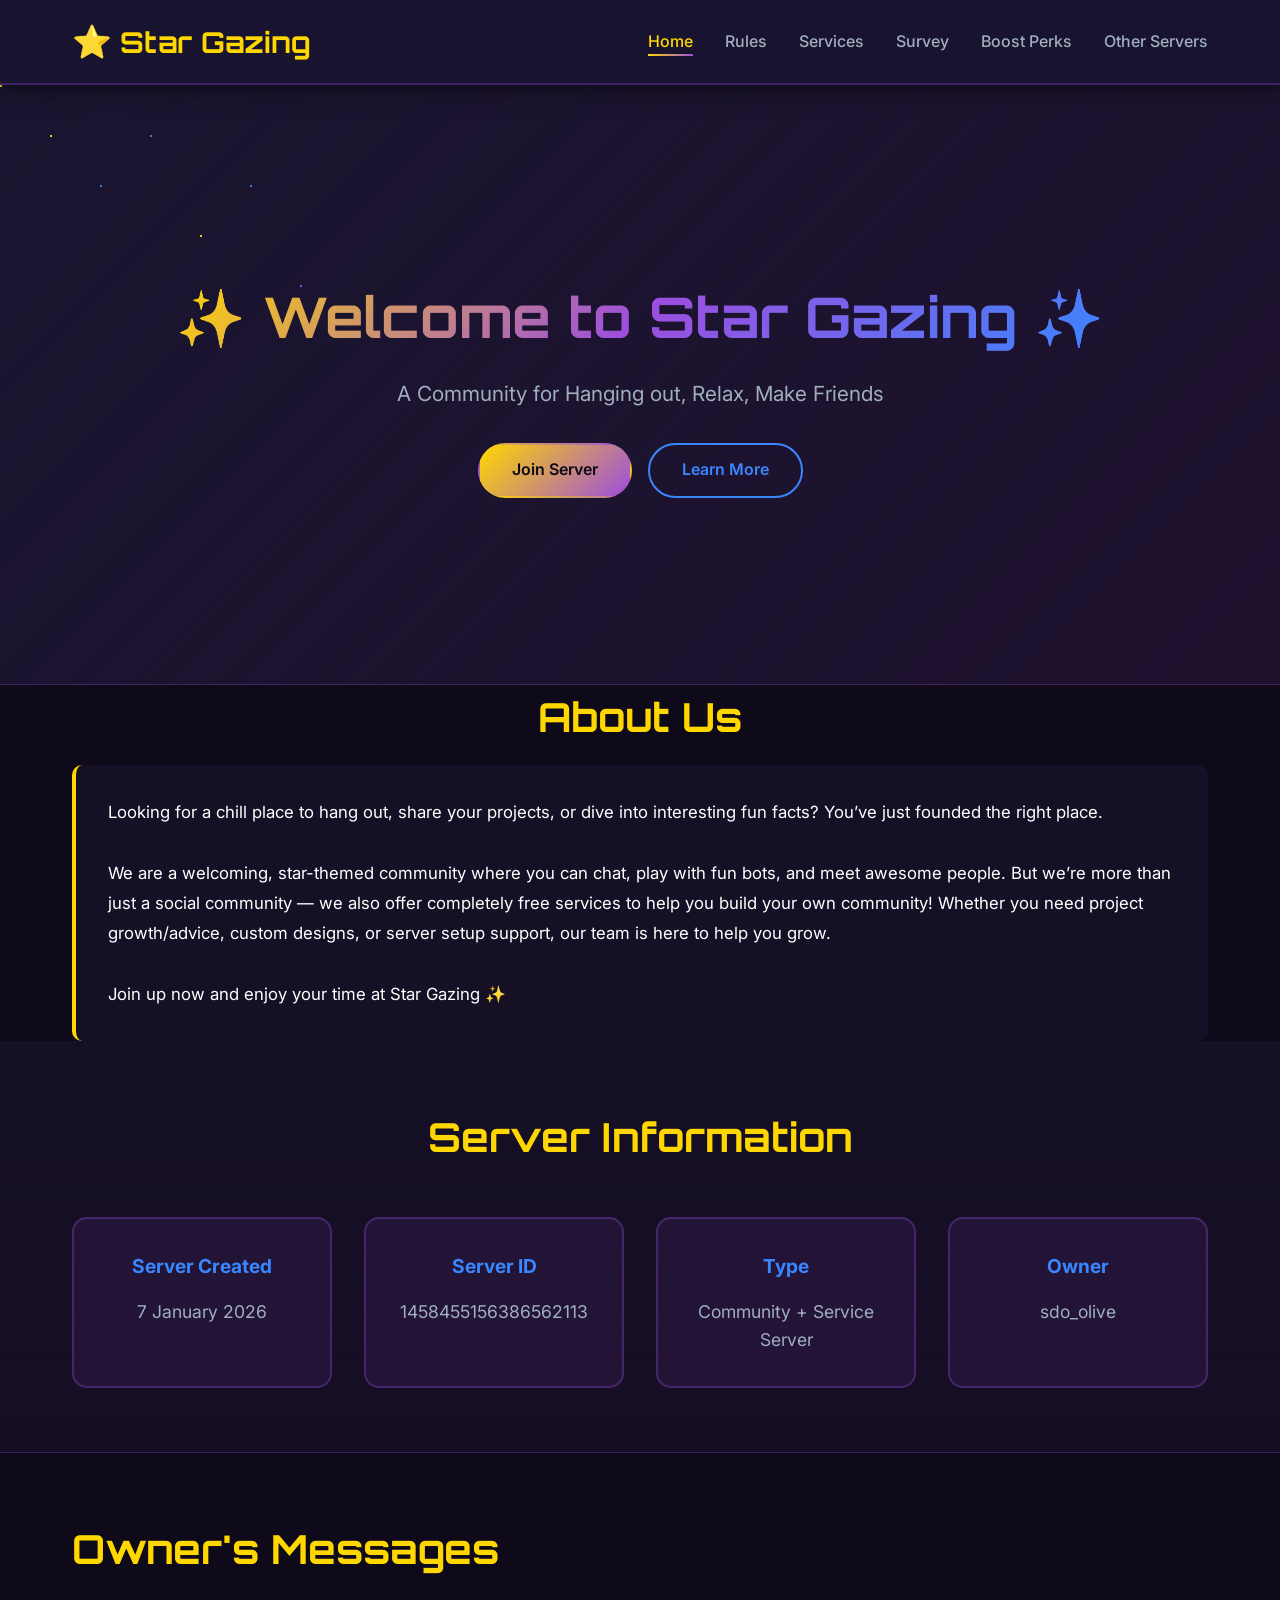
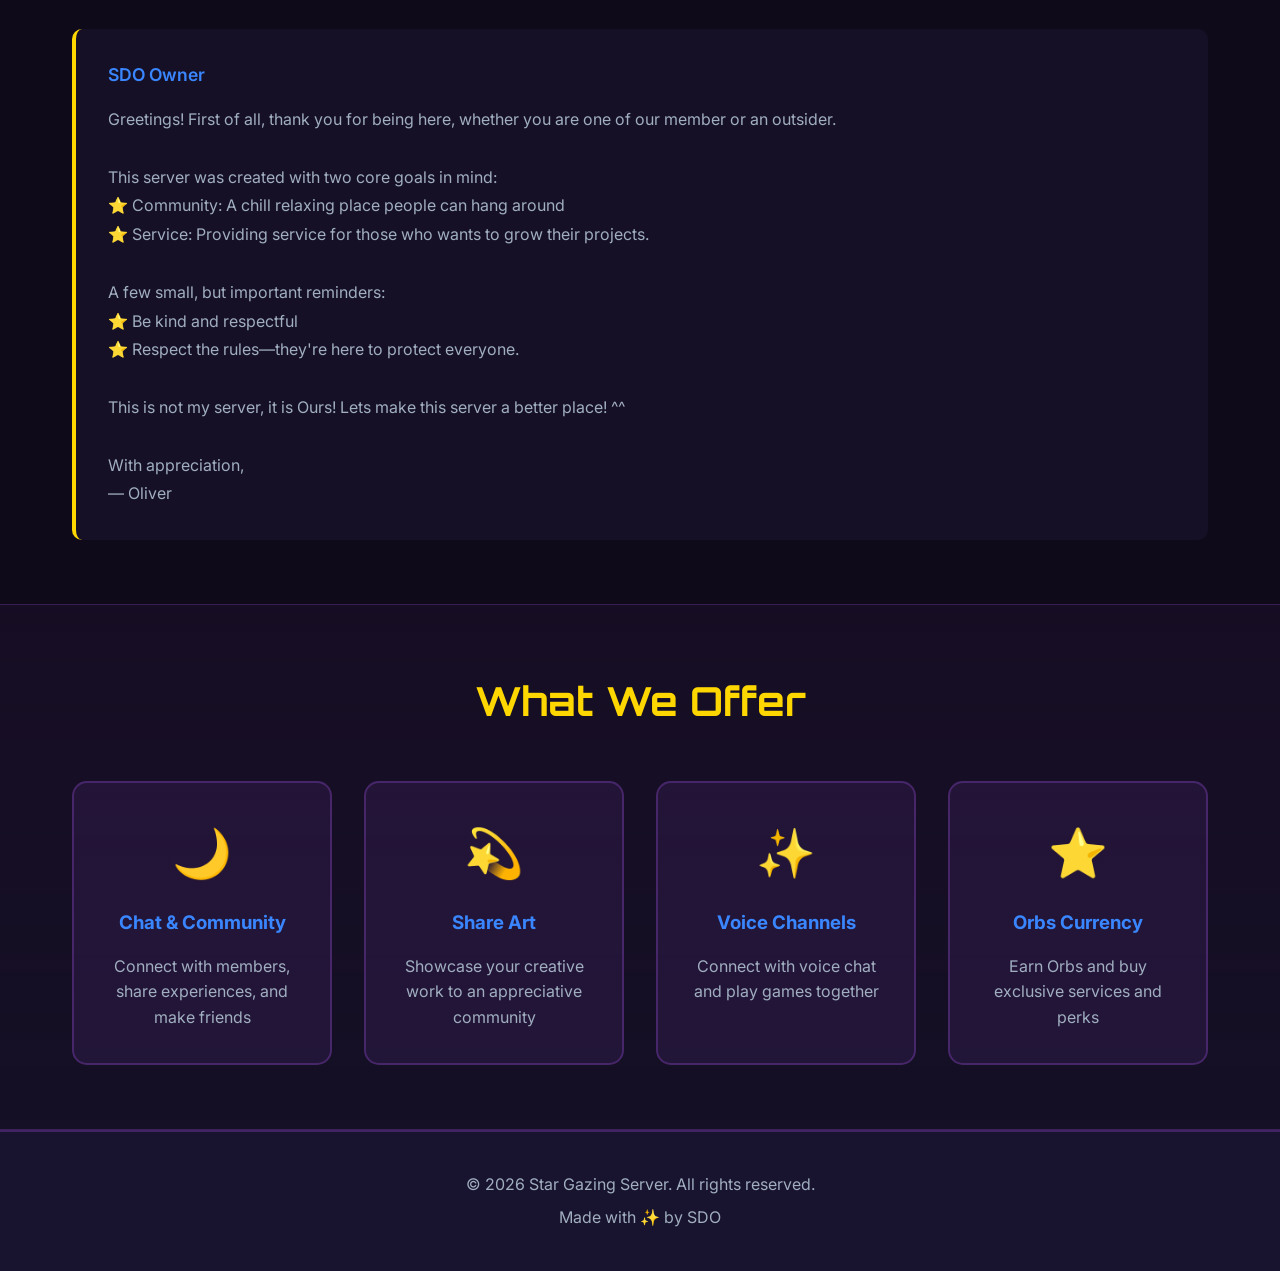
<file: index.html>
<!DOCTYPE html>
<html lang="en">
<head>
    <meta charset="UTF-8">
    <meta name="viewport" content="width=device-width, initial-scale=1.0">
    <title>Star Gazing - Discord Community</title>
    <link rel="stylesheet" href="styles.css">
    <link rel="preconnect" href="https://fonts.googleapis.com">
    <link rel="preconnect" href="https://fonts.gstatic.com" crossorigin>
    <link href="https://fonts.googleapis.com/css2?family=Orbitron:wght@400;700;900&family=Inter:wght@300;400;600;700&display=swap" rel="stylesheet">
</head>
<body>
    <!-- Navigation -->
    <nav class="navbar">
        <div class="nav-container">
            <div class="nav-logo">
                <span class="star-icon">⭐</span> Star Gazing
            </div>
            <ul class="nav-menu">
                <li><a href="index.html" class="active">Home</a></li>
                <li><a href="rules.html">Rules</a></li>
                <li><a href="services.html">Services</a></li>
                <li><a href="survey.html">Survey</a></li>
                <li><a href="perks.html">Boost Perks</a></li>
                <li><a href="servers.html">Other Servers</a></li>
            </ul>
        </div>
    </nav>

    <!-- Hero Section -->
    <section class="hero">
        <div class="stars"></div>
        <div class="hero-content">
            <h1>✨ Welcome to Star Gazing ✨</h1>
            <p>A Community for Hanging out, Relax, Make Friends</p>
            <div class="hero-buttons">
                <a href="https://discord.gg/6pRmyX9h2T" class="btn btn-primary" target="_blank">Join Server</a>
                <a href="#owner-messages" class="btn btn-secondary">Learn More</a>
            </div>
        </div>
    </section>

    <!-- About Us (embed style like owner message) -->
    <section class="about-section">
        <div class="container">
            <h2>About Us</h2>
            <div class="message-card">
                <div class="message-content">
Looking for a chill place to hang out, share your projects, or dive into interesting fun facts? You’ve just founded the right place.<br><br>
We are a welcoming, star-themed community where you can chat, play with fun bots, and meet awesome people. But we’re more than just a social community — we also offer completely free services to help you build your own community! Whether you need project growth/advice, custom designs, or server setup support, our team is here to help you grow.<br><br>
Join up now and enjoy your time at Star Gazing ✨
                </div>
            </div>
        </div>
    </section>

    <!-- Server Info -->
    <section class="server-info">
        <div class="container">
            <h2>Server Information</h2>
            <div class="info-grid">
                <div class="info-card">
                    <h3>Server Created</h3>
                    <p>7 January 2026</p>
                </div>
                <div class="info-card">
                    <h3>Server ID</h3>
                    <p>1458455156386562113</p>
                </div>
                <div class="info-card">
                    <h3>Type</h3>
                    <p>Community + Service Server</p>
                </div>
                <div class="info-card">
                    <h3>Owner</h3>
                    <p>sdo_olive</p>
                </div>
            </div>
        </div>
    </section>

    <!-- Owner Messages -->
    <section class="owner-messages" id="owner-messages">
        <div class="container">
            <h2>Owner's Messages</h2>
            <div class="messages-grid" id="messagesContainer"></div>
        </div>
    </section>

    <!-- Features -->
    <section class="features">
        <div class="container">
            <h2>What We Offer</h2>
            <div class="features-grid">
                <div class="feature-card">
                    <span class="feature-icon">🌙</span>
                    <h3>Chat & Community</h3>
                    <p>Connect with members, share experiences, and make friends</p>
                </div>
                <div class="feature-card">
                    <span class="feature-icon">💫</span>
                    <h3>Share Art</h3>
                    <p>Showcase your creative work to an appreciative community</p>
                </div>
                <div class="feature-card">
                    <span class="feature-icon">✨</span>
                    <h3>Voice Channels</h3>
                    <p>Connect with voice chat and play games together</p>
                </div>
                <div class="feature-card">
                    <span class="feature-icon">⭐</span>
                    <h3>Orbs Currency</h3>
                    <p>Earn Orbs and buy exclusive services and perks</p>
                </div>
            </div>
        </div>
    </section>

    <!-- Footer -->
    <footer class="footer">
        <div class="container">
            <p>&copy; 2026 Star Gazing Server. All rights reserved.</p>
            <p>Made with ✨ by SDO</p>
        </div>
    </footer>

    <script src="script.js"></script>
</body>
</html>
</file>
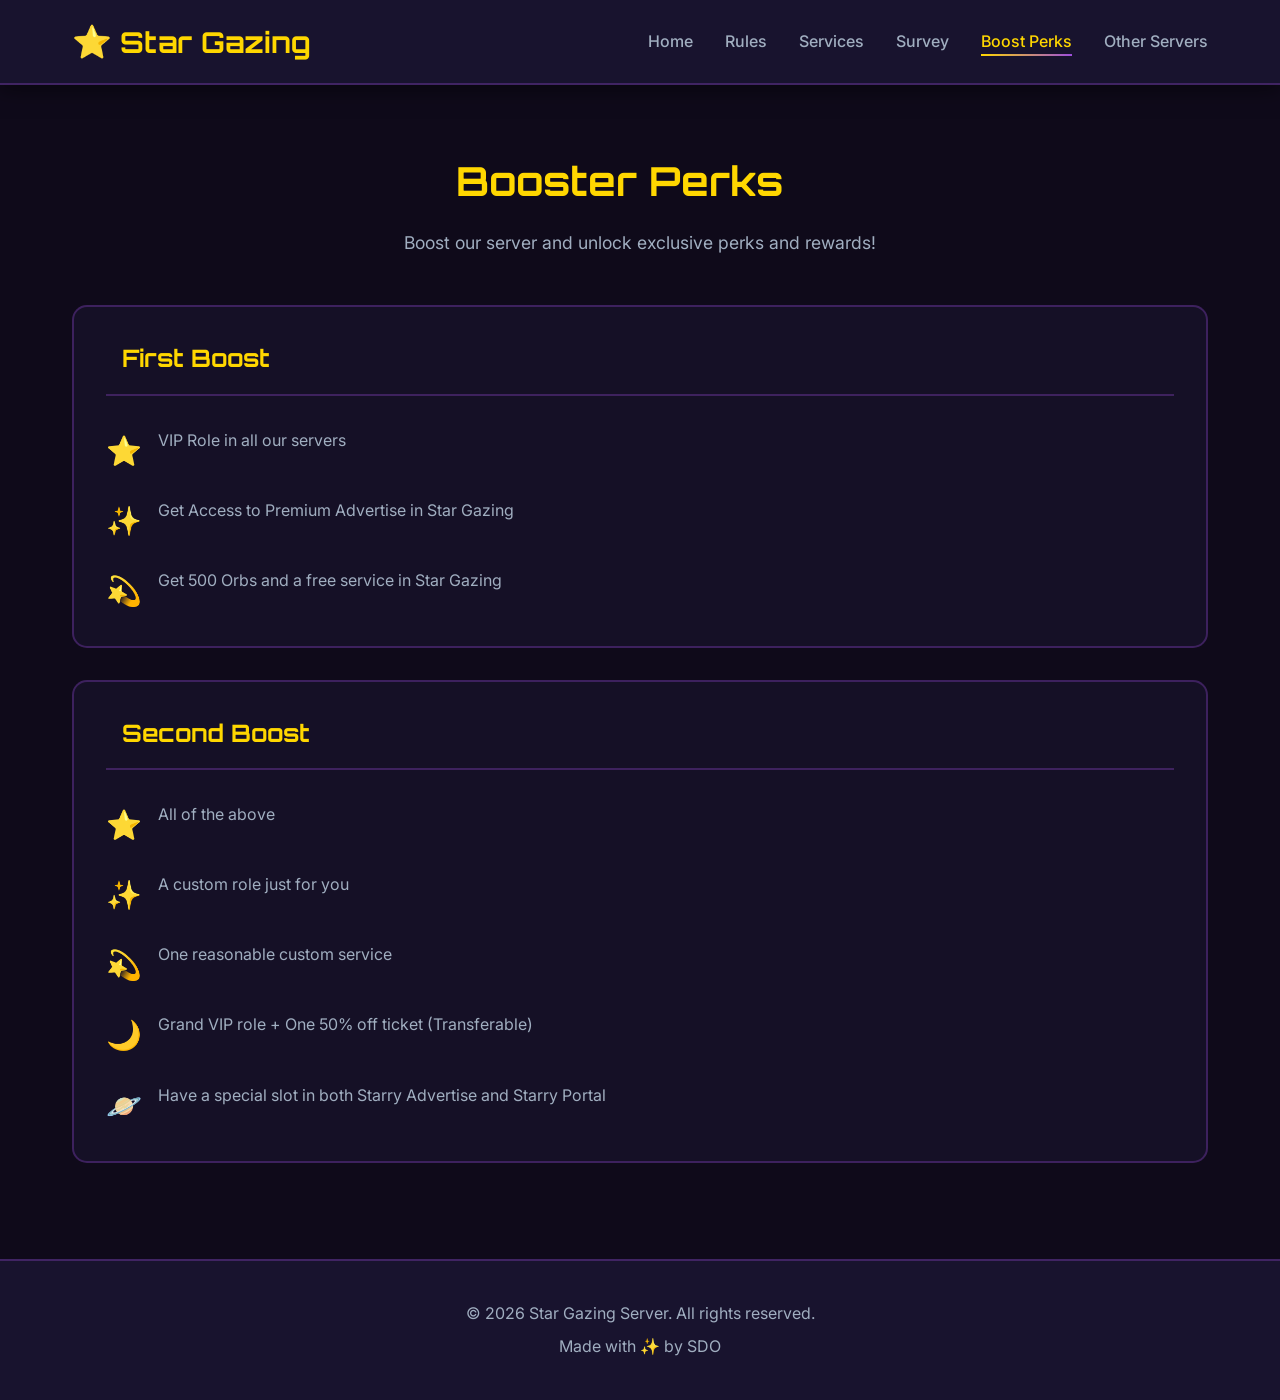
<file: perks.html>
<!DOCTYPE html>
<html lang="en">
<head>
    <meta charset="UTF-8">
    <meta name="viewport" content="width=device-width, initial-scale=1.0">
    <title>Boost Perks - Star Gazing</title>
    <link rel="stylesheet" href="styles.css">
    <link rel="preconnect" href="https://fonts.googleapis.com">
    <link rel="preconnect" href="https://fonts.gstatic.com" crossorigin>
    <link href="https://fonts.googleapis.com/css2?family=Orbitron:wght@400;700;900&family=Inter:wght@300;400;600;700&display=swap" rel="stylesheet">
</head>
<body>
    <!-- Navigation -->
    <nav class="navbar">
        <div class="nav-container">
            <div class="nav-logo">
                <span class="star-icon">⭐</span> Star Gazing
            </div>
            <ul class="nav-menu">
                <li><a href="index.html">Home</a></li>
                <li><a href="rules.html">Rules</a></li>
                <li><a href="services.html">Services</a></li>
                <li><a href="survey.html">Survey</a></li>
                <li><a href="perks.html" class="active">Boost Perks</a></li>
                <li><a href="servers.html">Other Servers</a></li>
            </ul>
        </div>
    </nav>

    <!-- Perks Section -->
    <section class="perks-section">
        <div class="container">
            <h1>‎ ‎ ‎ ‎  ‎ ‎ ‎ ‎  ‎ ‎ ‎ ‎  ‎ ‎ ‎ ‎ ‎ ‎  ‎ ‎ ‎ ‎  ‎ ‎ ‎ ‎  ‎‎ ‎ ‎ ‎ ‎ ‎ ‎Booster Perks</h1>
            <p class="perks-intro">Boost our server and unlock exclusive perks and rewards!</p>

            <!-- First Boost -->
            <div class="perk-tier">
                <div class="tier-header">
                    <span class="tier-icon"></span>
                    <h2>First Boost</h2>
                </div>
                <div class="tier-perks">
                    <div class="perk-item">
                        <span class="perk-icon">⭐</span>
                        <p>VIP Role in all our servers</p>
                    </div>
                    <div class="perk-item">
                        <span class="perk-icon">✨</span>
                        <p>Get Access to Premium Advertise in Star Gazing</p>
                    </div>
                    <div class="perk-item">
                        <span class="perk-icon">💫</span>
                        <p>Get 500 Orbs and a free service in Star Gazing</p>
                    </div>
                </div>
            </div>

            <!-- Second Boost -->
            <div class="perk-tier">
                <div class="tier-header">
                    <span class="tier-icon"></span>
                    <h2>Second Boost</h2>
                </div>
                <div class="tier-perks">
                    <div class="perk-item">
                        <span class="perk-icon">⭐</span>
                        <p>All of the above</p>
                    </div>
                    <div class="perk-item">
                        <span class="perk-icon">✨</span>
                        <p>A custom role just for you</p>
                    </div>
                    <div class="perk-item">
                        <span class="perk-icon">💫</span>
                        <p>One reasonable custom service</p>
                    </div>
                    <div class="perk-item">
                        <span class="perk-icon">🌙</span>
                        <p>Grand VIP role + One 50% off ticket (Transferable)</p>
                    </div>
                    <div class="perk-item">
                        <span class="perk-icon">🪐</span>
                        <p>Have a special slot in both Starry Advertise and Starry Portal</p>
                    </div>
                </div>
            </div>
        </div>
    </section>

    <!-- Footer -->
    <footer class="footer">
        <div class="container">
            <p>&copy; 2026 Star Gazing Server. All rights reserved.</p>
            <p>Made with ✨ by SDO</p>
        </div>
    </footer>

    <script src="script.js"></script>
</body>
</html>
</file>
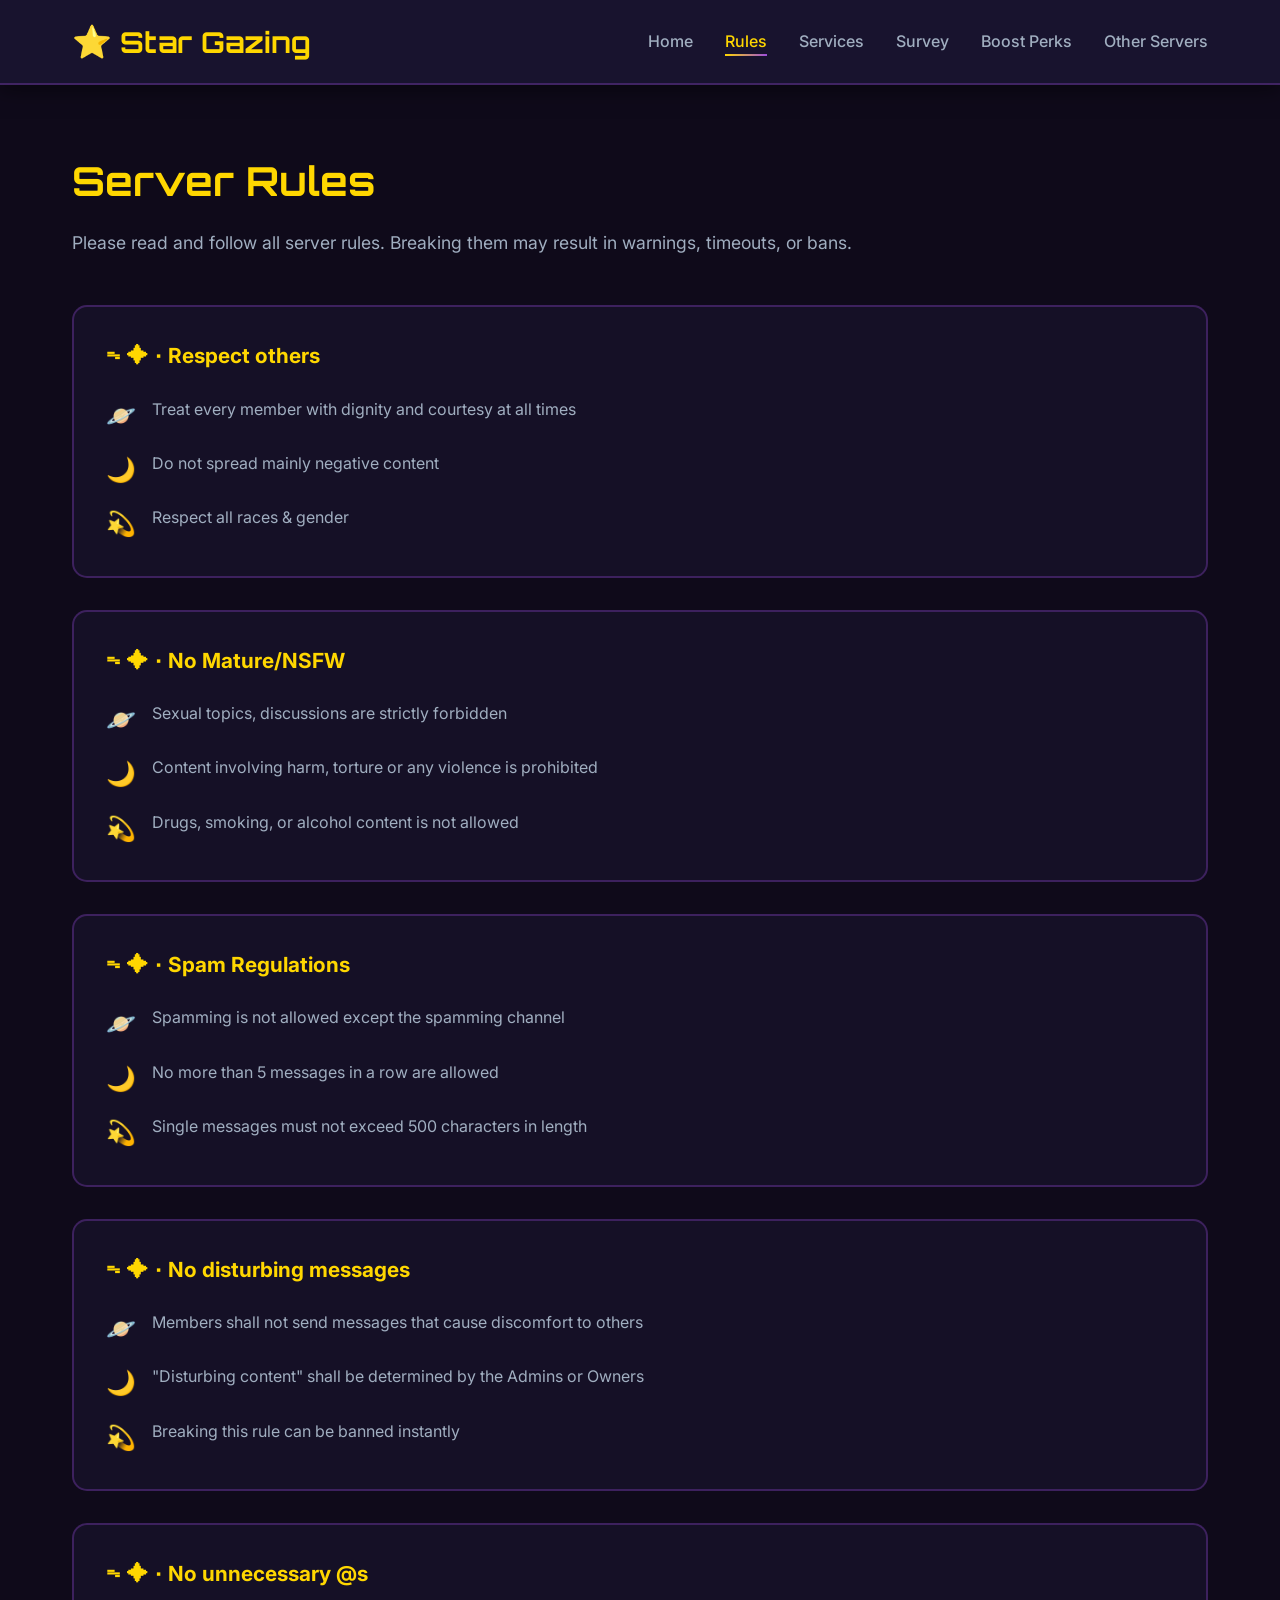
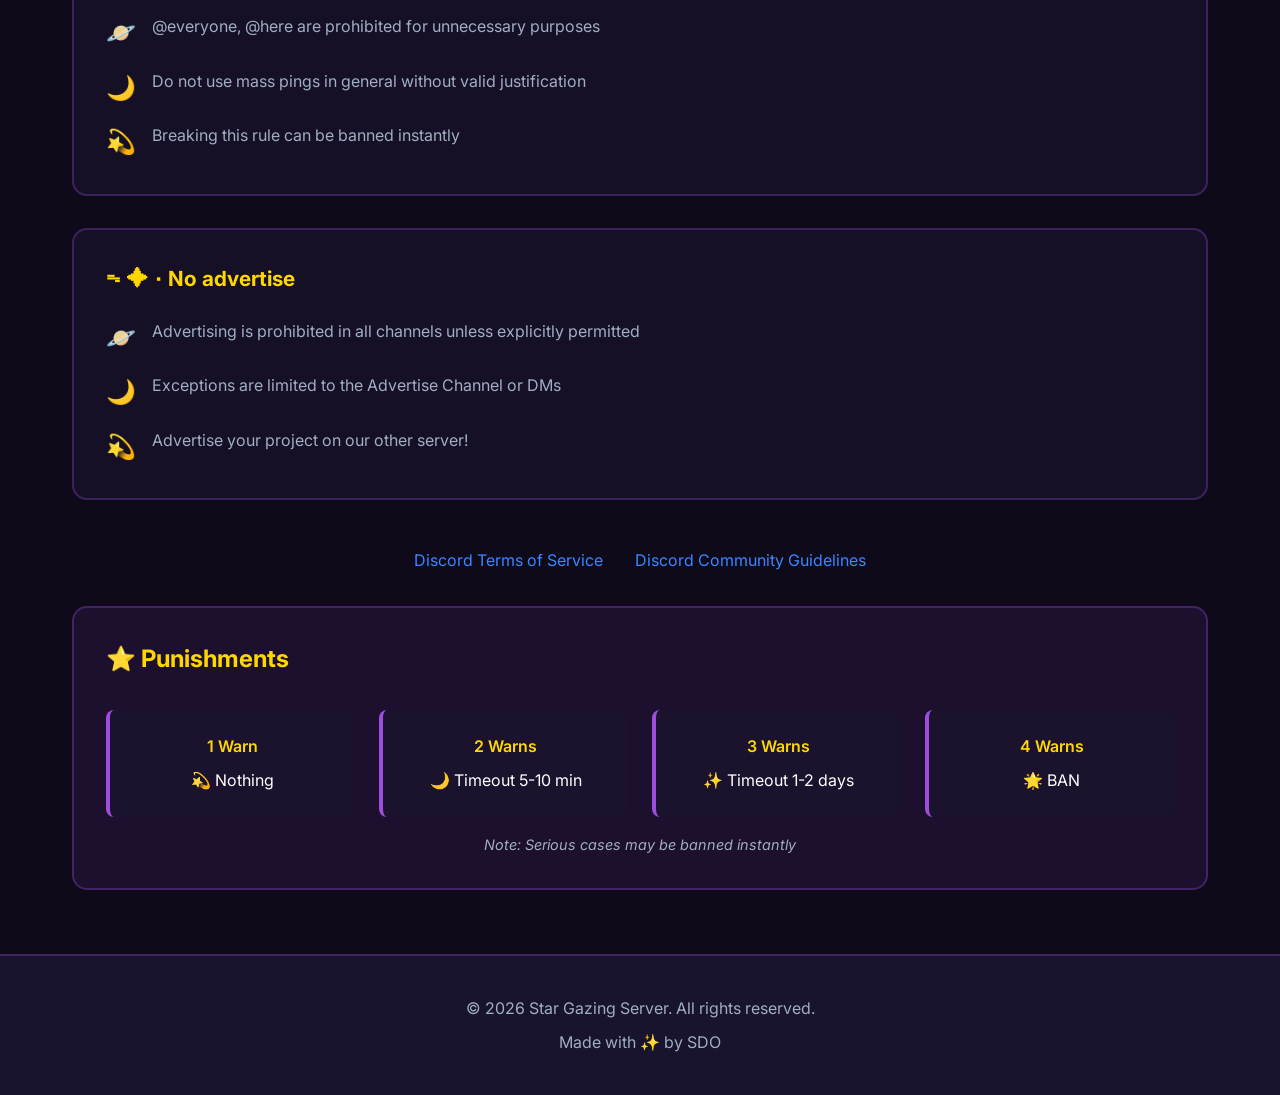
<file: rules.html>
<!DOCTYPE html>
<html lang="en">
<head>
    <meta charset="UTF-8">
    <meta name="viewport" content="width=device-width, initial-scale=1.0">
    <title>Server Rules - Star Gazing</title>
    <link rel="stylesheet" href="styles.css">
    <link rel="preconnect" href="https://fonts.googleapis.com">
    <link rel="preconnect" href="https://fonts.gstatic.com" crossorigin>
    <link href="https://fonts.googleapis.com/css2?family=Orbitron:wght@400;700;900&family=Inter:wght@300;400;600;700&display=swap" rel="stylesheet">
</head>
<body>
    <!-- Navigation -->
    <nav class="navbar">
        <div class="nav-container">
            <div class="nav-logo">
                <span class="star-icon">⭐</span> Star Gazing
            </div>
            <ul class="nav-menu">
                <li><a href="index.html">Home</a></li>
                <li><a href="rules.html" class="active">Rules</a></li>
                <li><a href="services.html">Services</a></li>
                <li><a href="survey.html">Survey</a></li>
                <li><a href="perks.html">Boost Perks</a></li>
                <li><a href="servers.html">Other Servers</a></li>
            </ul>
        </div>
    </nav>

    <!-- Rules Section -->
    <section class="rules-section">
        <div class="container">
            <h1>Server Rules</h1>
            <p class="intro-text">Please read and follow all server rules. Breaking them may result in warnings, timeouts, or bans.</p>

            <div class="rules-content">
                <!-- Respect Rule -->
                <div class="rule-card">
                    <h2>ᯓ✦ ⋅ Respect others</h2>
                    <div class="rule-items">
                        <div class="rule-item">
                            <span class="icon">🪐</span>
                            <p>Treat every member with dignity and courtesy at all times</p>
                        </div>
                        <div class="rule-item">
                            <span class="icon">🌙</span>
                            <p>Do not spread mainly negative content</p>
                        </div>
                        <div class="rule-item">
                            <span class="icon">💫</span>
                            <p>Respect all races & gender</p>
                        </div>
                    </div>
                </div>

                <!-- No Mature/NSFW -->
                <div class="rule-card">
                    <h2>ᯓ✦ ⋅ No Mature/NSFW</h2>
                    <div class="rule-items">
                        <div class="rule-item">
                            <span class="icon">🪐</span>
                            <p>Sexual topics, discussions are strictly forbidden</p>
                        </div>
                        <div class="rule-item">
                            <span class="icon">🌙</span>
                            <p>Content involving harm, torture or any violence is prohibited</p>
                        </div>
                        <div class="rule-item">
                            <span class="icon">💫</span>
                            <p>Drugs, smoking, or alcohol content is not allowed</p>
                        </div>
                    </div>
                </div>

                <!-- Spam Regulations -->
                <div class="rule-card">
                    <h2>ᯓ✦ ⋅ Spam Regulations</h2>
                    <div class="rule-items">
                        <div class="rule-item">
                            <span class="icon">🪐</span>
                            <p>Spamming is not allowed except the spamming channel</p>
                        </div>
                        <div class="rule-item">
                            <span class="icon">🌙</span>
                            <p>No more than 5 messages in a row are allowed</p>
                        </div>
                        <div class="rule-item">
                            <span class="icon">💫</span>
                            <p>Single messages must not exceed 500 characters in length</p>
                        </div>
                    </div>
                </div>

                <!-- No Disturbing Messages -->
                <div class="rule-card">
                    <h2>ᯓ✦ ⋅ No disturbing messages</h2>
                    <div class="rule-items">
                        <div class="rule-item">
                            <span class="icon">🪐</span>
                            <p>Members shall not send messages that cause discomfort to others</p>
                        </div>
                        <div class="rule-item">
                            <span class="icon">🌙</span>
                            <p>"Disturbing content" shall be determined by the Admins or Owners</p>
                        </div>
                        <div class="rule-item">
                            <span class="icon">💫</span>
                            <p>Breaking this rule can be banned instantly</p>
                        </div>
                    </div>
                </div>

                <!-- No Unnecessary @s -->
                <div class="rule-card">
                    <h2>ᯓ✦ ⋅ No unnecessary @s</h2>
                    <div class="rule-items">
                        <div class="rule-item">
                            <span class="icon">🪐</span>
                            <p>@everyone, @here are prohibited for unnecessary purposes</p>
                        </div>
                        <div class="rule-item">
                            <span class="icon">🌙</span>
                            <p>Do not use mass pings in general without valid justification</p>
                        </div>
                        <div class="rule-item">
                            <span class="icon">💫</span>
                            <p>Breaking this rule can be banned instantly</p>
                        </div>
                    </div>
                </div>

                <!-- No Advertise -->
                <div class="rule-card">
                    <h2>ᯓ✦ ⋅ No advertise</h2>
                    <div class="rule-items">
                        <div class="rule-item">
                            <span class="icon">🪐</span>
                            <p>Advertising is prohibited in all channels unless explicitly permitted</p>
                        </div>
                        <div class="rule-item">
                            <span class="icon">🌙</span>
                            <p>Exceptions are limited to the Advertise Channel or DMs</p>
                        </div>
                        <div class="rule-item">
                            <span class="icon">💫</span>
                            <p>Advertise your project on our other server!</p>
                        </div>
                    </div>
                </div>
            </div>

            <!-- Discord Links -->
            <div class="discord-links">
                <a href="https://discord.com/terms" target="_blank">Discord Terms of Service</a>
                <a href="https://discord.com/guidelines" target="_blank">Discord Community Guidelines</a>
            </div>

            <!-- Punishments -->
            <div class="punishments">
                <h2>⭐ Punishments</h2>
                <div class="punishment-grid">
                    <div class="punishment-item">
                        <span class="punishment-level">1 Warn</span>
                        <p>💫 Nothing</p>
                    </div>
                    <div class="punishment-item">
                        <span class="punishment-level">2 Warns</span>
                        <p>🌙 Timeout 5-10 min</p>
                    </div>
                    <div class="punishment-item">
                        <span class="punishment-level">3 Warns</span>
                        <p>✨ Timeout 1-2 days</p>
                    </div>
                    <div class="punishment-item">
                        <span class="punishment-level">4 Warns</span>
                        <p>🌟 BAN</p>
                    </div>
                </div>
                <p class="warning-note">Note: Serious cases may be banned instantly</p>
            </div>
        </div>
    </section>

    <!-- Footer -->
    <footer class="footer">
        <div class="container">
            <p>&copy; 2026 Star Gazing Server. All rights reserved.</p>
            <p>Made with ✨ by SDO</p>
        </div>
    </footer>

    <script src="script.js"></script>
</body>
</html>
</file>
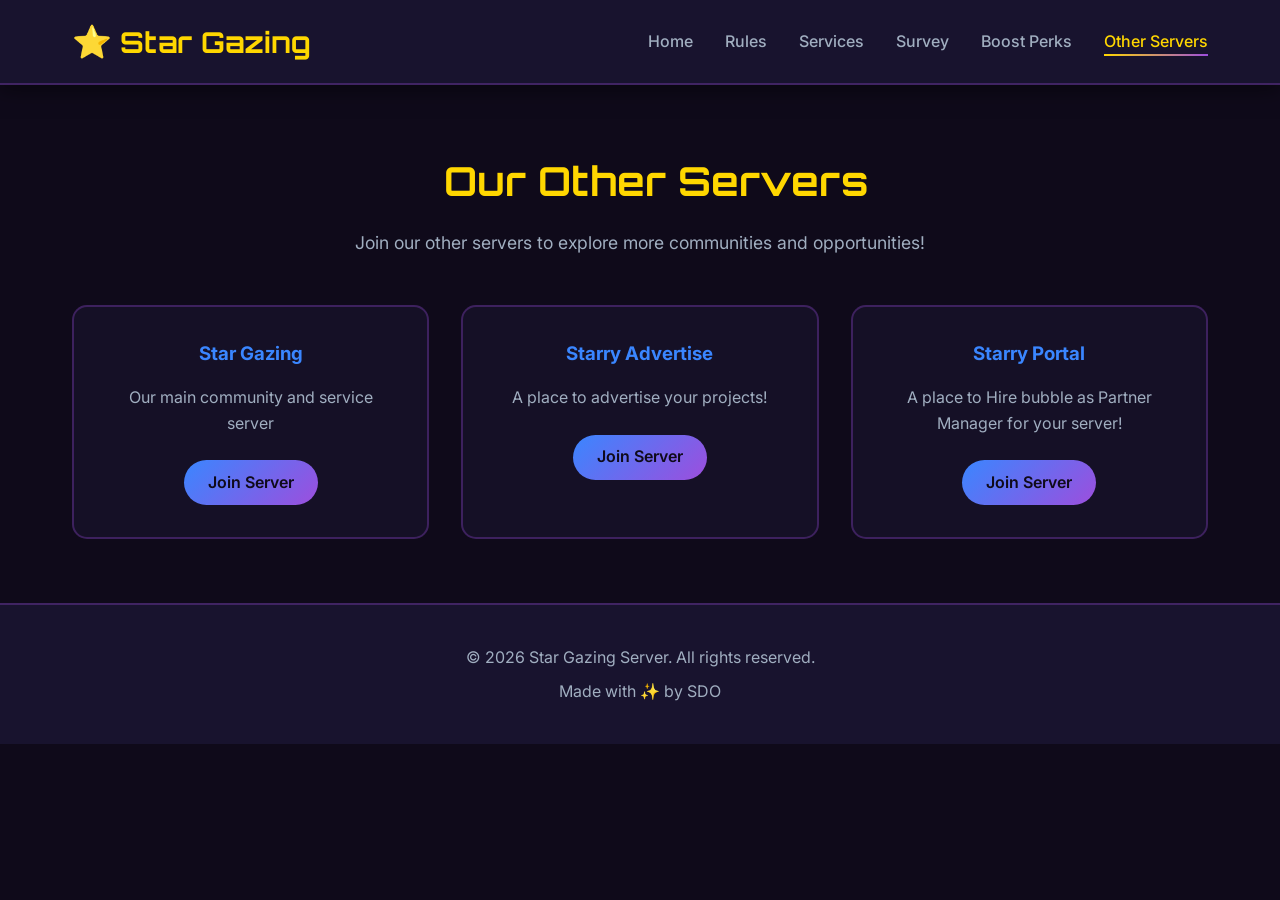
<file: servers.html>
<!DOCTYPE html>
<html lang="en">
<head>
    <meta charset="UTF-8">
    <meta name="viewport" content="width=device-width, initial-scale=1.0">
    <title>Other Servers - Star Gazing</title>
    <link rel="stylesheet" href="styles.css">
    <link rel="preconnect" href="https://fonts.googleapis.com">
    <link rel="preconnect" href="https://fonts.gstatic.com" crossorigin>
    <link href="https://fonts.googleapis.com/css2?family=Orbitron:wght@400;700;900&family=Inter:wght@300;400;600;700&display=swap" rel="stylesheet">
</head>
<body>
    <!-- Navigation -->
    <nav class="navbar">
        <div class="nav-container">
            <div class="nav-logo">
                <span class="star-icon">⭐</span> Star Gazing
            </div>
            <ul class="nav-menu">
                <li><a href="index.html">Home</a></li>
                <li><a href="rules.html">Rules</a></li>
                <li><a href="services.html">Services</a></li>
                <li><a href="survey.html">Survey</a></li>
                <li><a href="perks.html">Boost Perks</a></li>
                <li><a href="servers.html" class="active">Other Servers</a></li>
            </ul>
        </div>
    </nav>

    <!-- Other Servers Section -->
    <section class="servers-section">
        <div class="container">
            <h1> ‎ ‎ ‎  ‎ ‎ ‎ ‎  ‎ ‎ ‎ ‎  ‎ ‎ ‎ ‎ ‎ ‎  ‎ ‎ ‎ ‎  ‎ ‎ ‎ ‎  ‎‎ ‎ ‎ ‎ ‎ ‎ ‎Our Other Servers</h1>
            <p class="servers-intro">Join our other servers to explore more communities and opportunities!</p>

            <div class="servers-grid" id="serversContainer"></div>
        </div>
    </section>

    <!-- Footer -->
    <footer class="footer">
        <div class="container">
            <p>&copy; 2026 Star Gazing Server. All rights reserved.</p>
            <p>Made with ✨ by SDO</p>
        </div>
    </footer>

    <script src="script.js"></script>
</body>
</html>
</file>
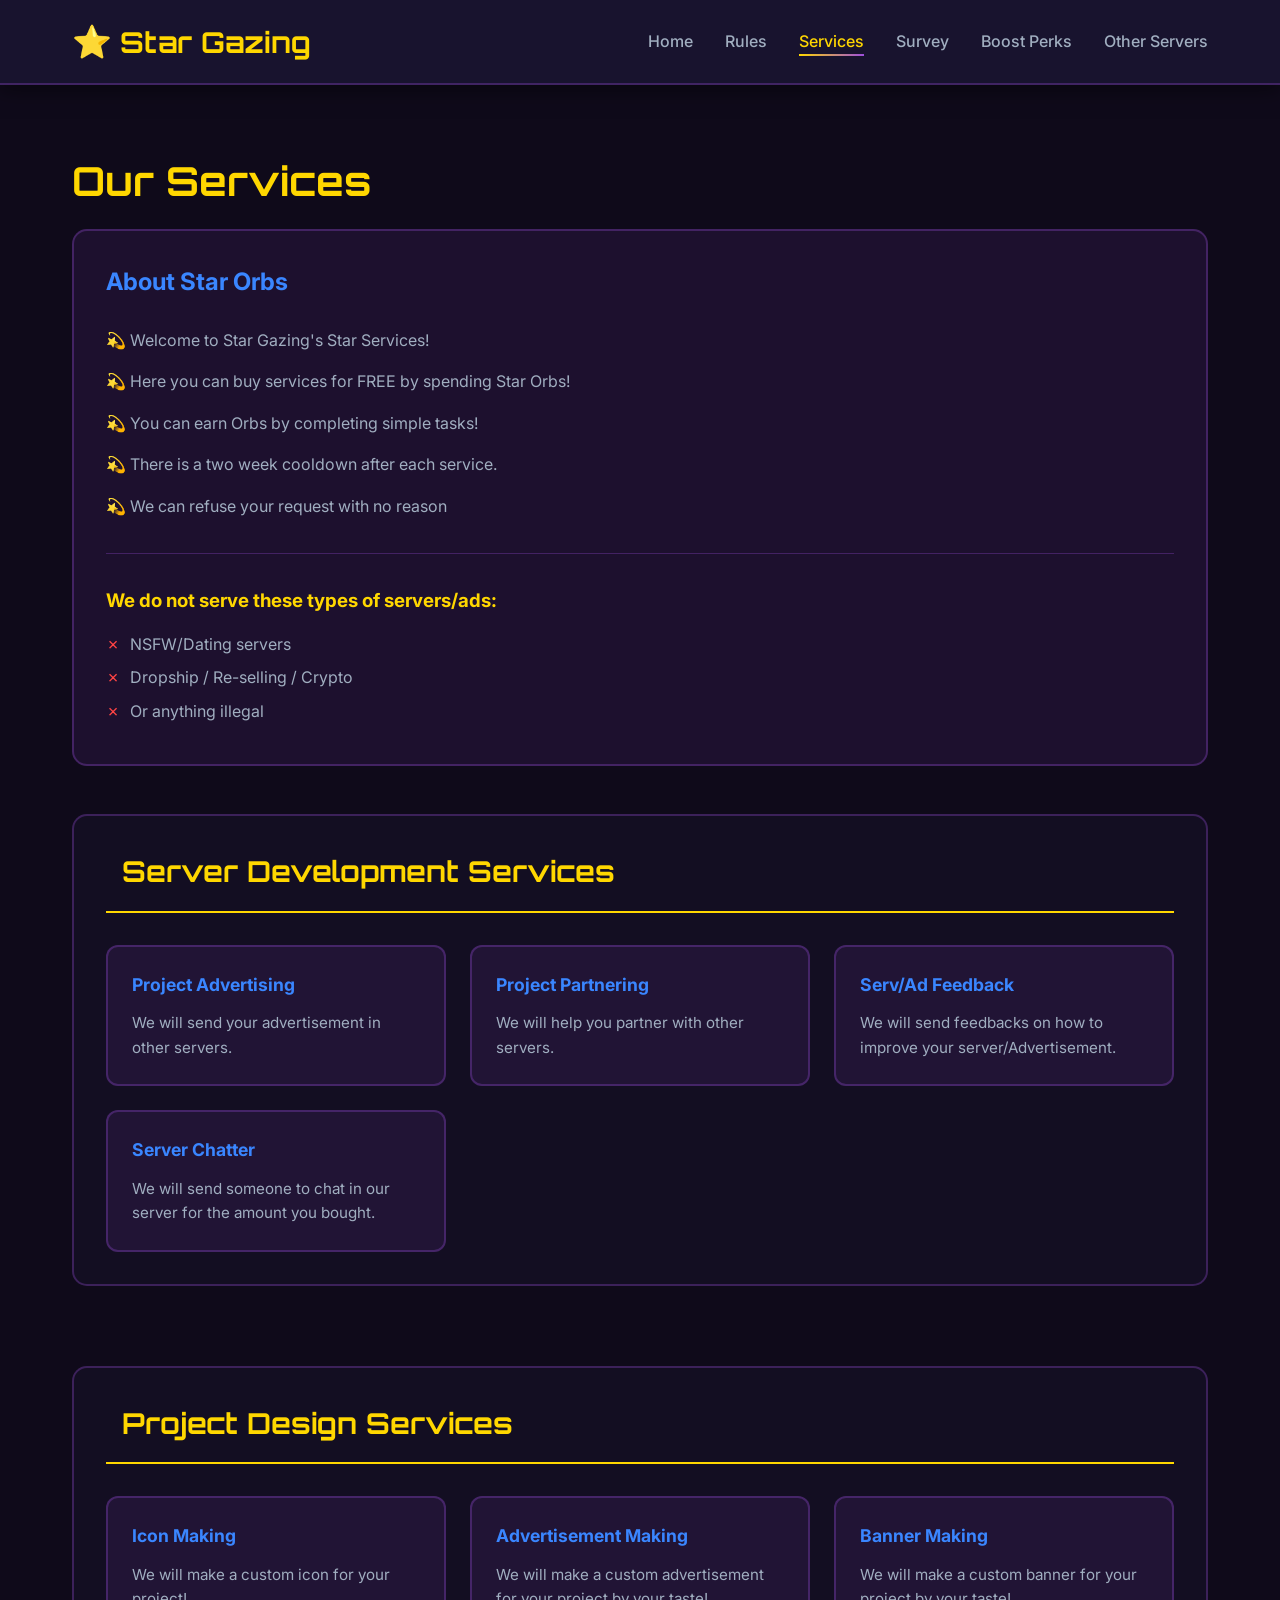
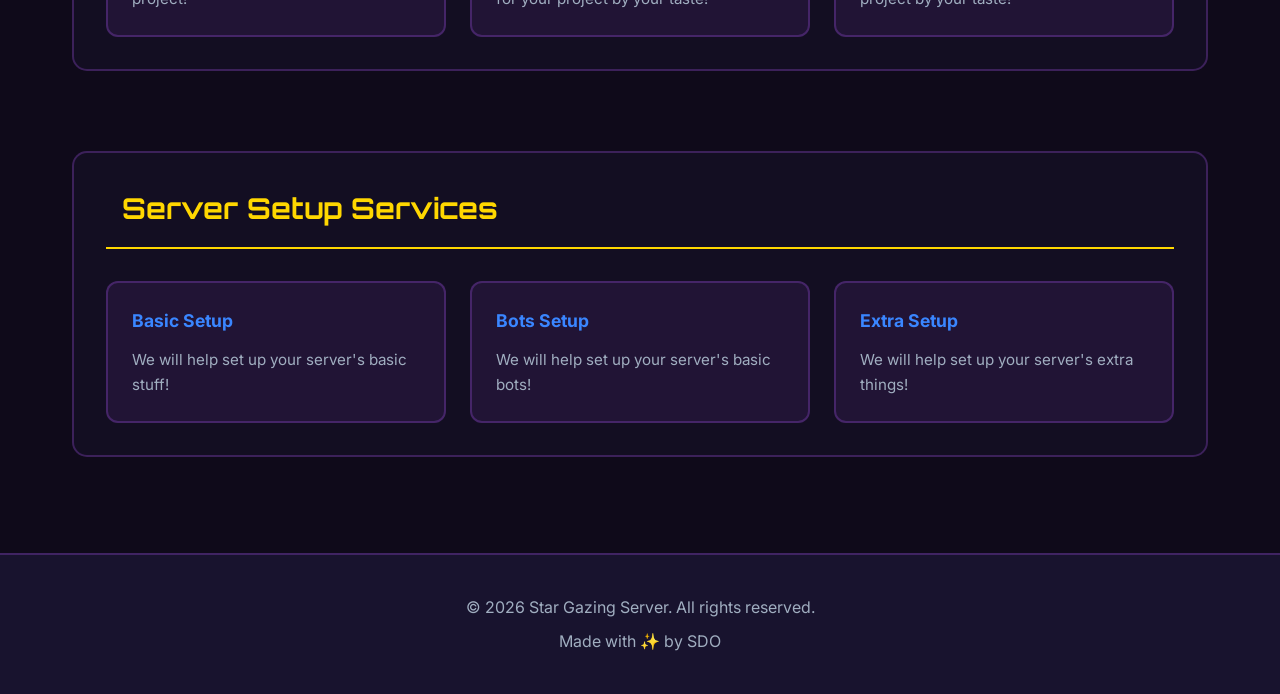
<file: services.html>
<!DOCTYPE html>
<html lang="en">
<head>
    <meta charset="UTF-8">
    <meta name="viewport" content="width=device-width, initial-scale=1.0">
    <title>Services - Star Gazing</title>
    <link rel="stylesheet" href="styles.css">
    <link rel="preconnect" href="https://fonts.googleapis.com">
    <link rel="preconnect" href="https://fonts.gstatic.com" crossorigin>
    <link href="https://fonts.googleapis.com/css2?family=Orbitron:wght@400;700;900&family=Inter:wght@300;400;600;700&display=swap" rel="stylesheet">
</head>
<body>
    <!-- Navigation -->
    <nav class="navbar">
        <div class="nav-container">
            <div class="nav-logo">
                <span class="star-icon">⭐</span> Star Gazing
            </div>
            <ul class="nav-menu">
                <li><a href="index.html">Home</a></li>
                <li><a href="rules.html">Rules</a></li>
                <li><a href="services.html" class="active">Services</a></li>
                <li><a href="survey.html">Survey</a></li>
                <li><a href="perks.html">Boost Perks</a></li>
                <li><a href="servers.html">Other Servers</a></li>
            </ul>
        </div>
    </nav>

    <!-- Services Section -->
    <section class="services-section">
        <div class="container">
            <h1>Our Services</h1>
            
            <!-- About Services -->
        <div class="services-intro">
            <h2>About Star Orbs</h2>
            <ul>
                  <div class="intro-content">
                  <p>💫 Welcome to Star Gazing's Star Services!</p>
                  <p>💫 Here you can buy services for FREE by spending Star Orbs!</p>
                  <p>💫 You can earn Orbs by completing simple tasks!</p>
                  <p>💫 There is a two week cooldown after each service.</p>
                  <p>💫 We can refuse your request with no reason</p>
                  </div>

                <div class="restrictions">
                    <h3>We do not serve these types of servers/ads:</h3>
                    <ul>
                        <li>NSFW/Dating servers</li>
                        <li>Dropship / Re-selling / Crypto</li>
                        <li>Or anything illegal</li>
                    </ul>
                </div>
            </div>

            <!-- Services by Category -->
            <div class="services-categories" id="servicesCategoriesContainer"></div>
        </div>
    </section>

    <!-- Footer -->
    <footer class="footer">
        <div class="container">
            <p>&copy; 2026 Star Gazing Server. All rights reserved.</p>
            <p>Made with ✨ by SDO</p>
        </div>
    </footer>

    <script src="script.js"></script>
</body>
</html>
</file>
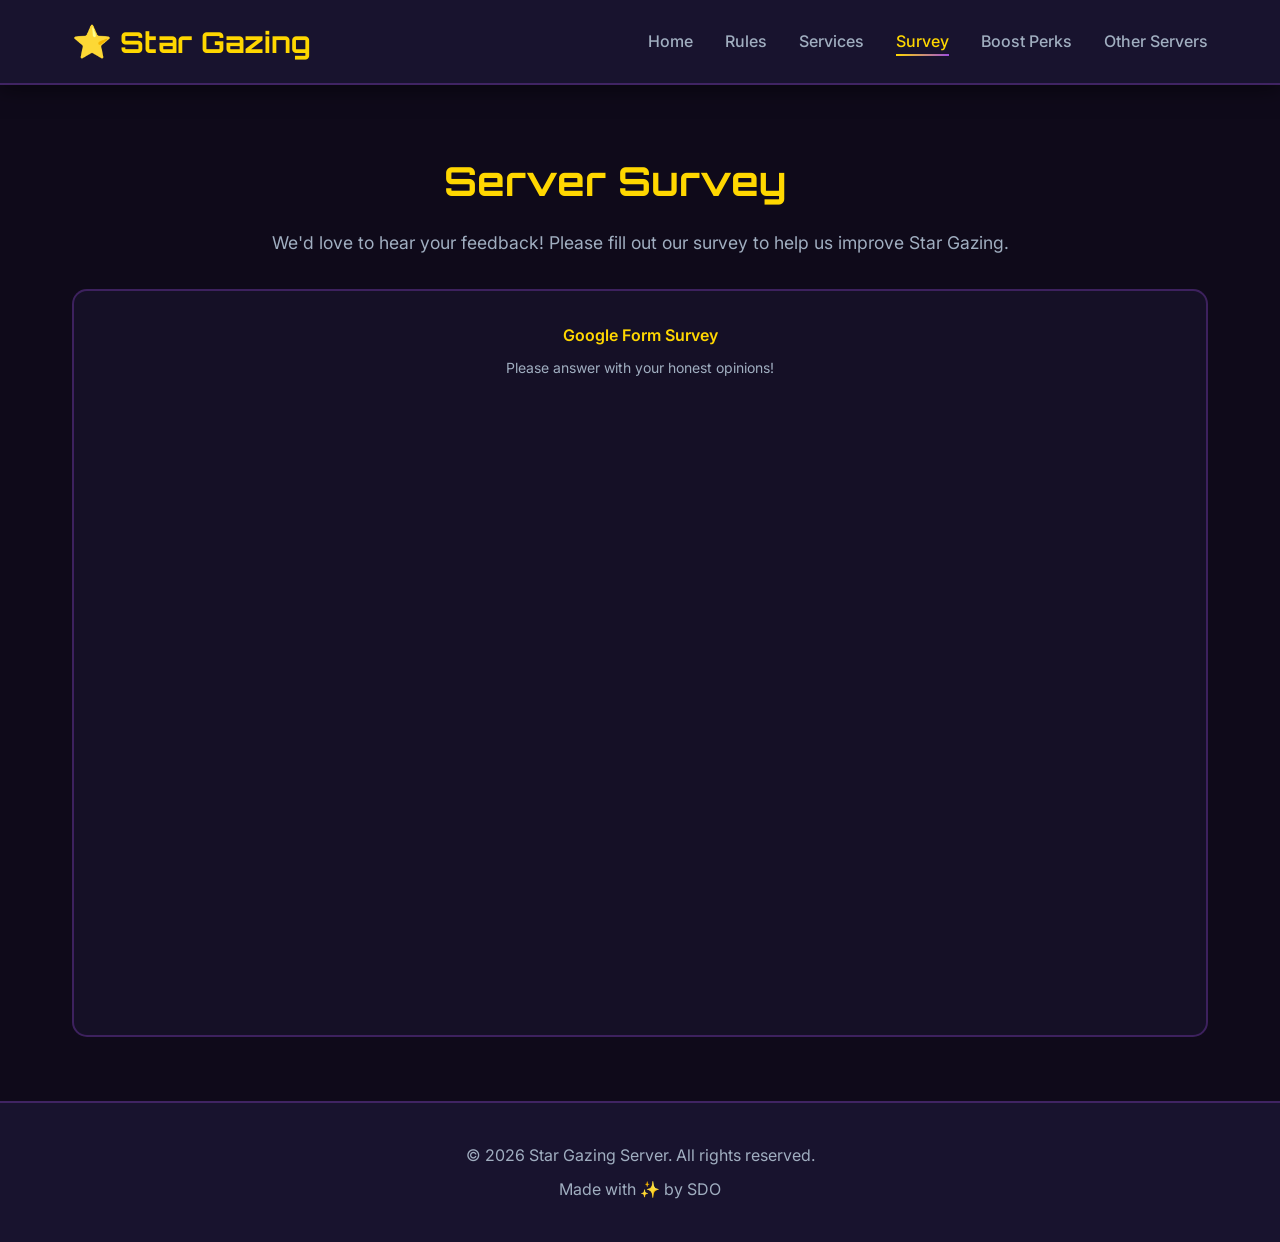
<file: survey.html>
<!DOCTYPE html>
<html lang="en">
<head>
    <meta charset="UTF-8">
    <meta name="viewport" content="width=device-width, initial-scale=1.0">
    <title>Survey - Star Gazing</title>
    <link rel="stylesheet" href="styles.css">
    <link rel="preconnect" href="https://fonts.googleapis.com">
    <link rel="preconnect" href="https://fonts.gstatic.com" crossorigin>
    <link href="https://fonts.googleapis.com/css2?family=Orbitron:wght@400;700;900&family=Inter:wght@300;400;600;700&display=swap" rel="stylesheet">
</head>
<body>
    <!-- Navigation -->
    <nav class="navbar">
        <div class="nav-container">
            <div class="nav-logo">
                <span class="star-icon">⭐</span> Star Gazing
            </div>
            <ul class="nav-menu">
                <li><a href="index.html">Home</a></li>
                <li><a href="rules.html">Rules</a></li>
                <li><a href="services.html">Services</a></li>
                <li><a href="survey.html" class="active">Survey</a></li>
                <li><a href="perks.html">Boost Perks</a></li>
                <li><a href="servers.html">Other Servers</a></li>
            </ul>
        </div>
    </nav>

    <!-- Survey Section -->
    <section class="survey-section">
        <div class="container">
            <h1> ‎ ‎ ‎  ‎ ‎ ‎ ‎  ‎ ‎ ‎ ‎  ‎ ‎ ‎ ‎ ‎ ‎  ‎ ‎ ‎ ‎  ‎ ‎ ‎ ‎  ‎‎ ‎ ‎ ‎ ‎ ‎ Server Survey</h1>
            <p class="survey-intro">We'd love to hear your feedback! Please fill out our survey to help us improve Star Gazing.</p>
            
            <div class="survey-container">
                <div class="survey-placeholder">
                    <p>Google Form Survey</p>
                    <p style="font-size: 14px; color: #a0aec0;">Please answer with your honest opinions!</p>
                </div>
                <!-- Replace the src with your Google Forms embed link -->
                <iframe src="https://docs.google.com/forms/d/e/1FAIpQLSc07FAlVRG5_S8rPTfAtYwMgwHveQvALLJypudNIcHCdyRrPQ/viewform?embedded=true" width="100%" height="600" frameborder="0" marginheight="0" marginwidth="0">Loading…</iframe>
            </div>
        </div>
    </section>

    <!-- Footer -->
    <footer class="footer">
        <div class="container">
            <p>&copy; 2026 Star Gazing Server. All rights reserved.</p>
            <p>Made with ✨ by SDO</p>
        </div>
    </footer>

    <script src="script.js"></script>
</body>
</html>
</file>
<file: styles.css>
:root {
  --primary-bg: #0f0a1a;
  --secondary-bg: #1a1530;
  --accent-gold: #ffd700;
  --accent-purple: #9d4edd;
  --accent-blue: #3a86ff;
  --text-primary: #ffffff;
  --text-secondary: #a0aec0;
  --border-color: rgba(157, 78, 221, 0.3);
  --glow-color: rgba(255, 215, 0, 0.2);
}

* {
  margin: 0;
  padding: 0;
  box-sizing: border-box;
}

body {
  font-family: 'Inter', sans-serif;
  background-color: var(--primary-bg);
  color: var(--text-primary);
  line-height: 1.6;
  overflow-x: hidden;
}

/* Navigation */
.navbar {
  background: rgba(26, 21, 48, 0.95);
  backdrop-filter: blur(10px);
  border-bottom: 2px solid var(--border-color);
  position: sticky;
  top: 0;
  z-index: 100;
  box-shadow: 0 4px 20px rgba(0, 0, 0, 0.5);
}

.nav-container {
  max-width: 1200px;
  margin: 0 auto;
  padding: 1rem 2rem;
  display: flex;
  justify-content: space-between;
  align-items: center;
}

.nav-logo {
  font-family: 'Orbitron', sans-serif;
  font-size: 1.8rem;
  font-weight: 700;
  color: var(--accent-gold);
  display: flex;
  align-items: center;
  gap: 0.5rem;
}

.star-icon {
  font-size: 2rem;
  animation: pulse 2s ease-in-out infinite;
}

@keyframes pulse {
  0%, 100% { transform: scale(1); }
  50% { transform: scale(1.1); }
}

.nav-menu {
  display: flex;
  list-style: none;
  gap: 2rem;
}

.nav-menu a {
  color: var(--text-secondary);
  text-decoration: none;
  transition: all 0.3s ease;
  font-weight: 500;
  position: relative;
}

.nav-menu a:hover,
.nav-menu a.active {
  color: var(--accent-gold);
}

.nav-menu a.active::after {
  content: '';
  position: absolute;
  bottom: -5px;
  left: 0;
  right: 0;
  height: 2px;
  background: linear-gradient(90deg, var(--accent-gold), var(--accent-purple));
}

/* Container */
.container {
  max-width: 1200px;
  margin: 0 auto;
  padding: 0 2rem;
}

/* Hero Section */
.hero {
  position: relative;
  min-height: 600px;
  display: flex;
  align-items: center;
  justify-content: center;
  overflow: hidden;
  background: linear-gradient(135deg, rgba(26, 21, 48, 1) 0%, rgba(157, 78, 221, 0.1) 100%);
  border-bottom: 1px solid var(--border-color);
}

.stars {
  position: absolute;
  width: 100%;
  height: 100%;
  top: 0;
  left: 0;
}

.stars::before,
.stars::after {
  content: '';
  position: absolute;
  width: 2px;
  height: 2px;
  background: var(--accent-gold);
  border-radius: 50%;
  box-shadow: 50px 50px 0 var(--accent-gold), 100px 100px 0 var(--accent-blue), 150px 50px 0 var(--accent-purple),
    200px 150px 0 var(--accent-gold), 250px 100px 0 var(--accent-blue), 300px 200px 0 var(--accent-purple);
  animation: twinkle 3s ease-in-out infinite;
}

@keyframes twinkle {
  0%, 100% { opacity: 0.3; }
  50% { opacity: 1; }
}

.hero-content {
  position: relative;
  z-index: 2;
  text-align: center;
}

.hero h1 {
  font-family: 'Orbitron', sans-serif;
  font-size: 3.5rem;
  margin-bottom: 1rem;
  background: linear-gradient(135deg, var(--accent-gold), var(--accent-purple), var(--accent-blue));
  -webkit-background-clip: text;
  -webkit-text-fill-color: transparent;
  background-clip: text;
  animation: glow 2s ease-in-out infinite;
}

@keyframes glow {
  0%, 100% { text-shadow: 0 0 10px rgba(255, 215, 0, 0.3); }
  50% { text-shadow: 0 0 30px rgba(255, 215, 0, 0.6); }
}

.hero p {
  font-size: 1.3rem;
  color: var(--text-secondary);
  margin-bottom: 2rem;
}

.hero-buttons {
  display: flex;
  gap: 1rem;
  justify-content: center;
  flex-wrap: wrap;
}

.btn {
  padding: 0.8rem 2rem;
  border-radius: 50px;
  text-decoration: none;
  font-weight: 600;
  transition: all 0.3s ease;
  border: 2px solid transparent;
  cursor: pointer;
  font-size: 1rem;
}

.btn-primary {
  background: linear-gradient(135deg, var(--accent-gold), var(--accent-purple));
  color: var(--primary-bg);
}

.btn-primary:hover {
  transform: translateY(-3px);
  box-shadow: 0 10px 30px rgba(255, 215, 0, 0.4);
}

.btn-secondary {
  background: transparent;
  border: 2px solid var(--accent-blue);
  color: var(--accent-blue);
}

.btn-secondary:hover {
  background: var(--accent-blue);
  color: var(--primary-bg);
  transform: translateY(-3px);
}

/* Server Info */
.server-info {
  padding: 4rem 0;
  background: linear-gradient(180deg, rgba(26, 21, 48, 0.5) 0%, rgba(157, 78, 221, 0.05) 100%);
  border-bottom: 1px solid var(--border-color);
}

.server-info h2 {
  font-family: 'Orbitron', sans-serif;
  font-size: 2.5rem;
  margin-bottom: 3rem;
  text-align: center;
  color: var(--accent-gold);
}

.info-grid {
  display: grid;
  grid-template-columns: repeat(auto-fit, minmax(250px, 1fr));
  gap: 2rem;
}

.info-card {
  background: rgba(157, 78, 221, 0.1);
  border: 2px solid var(--border-color);
  border-radius: 15px;
  padding: 2rem;
  text-align: center;
  transition: all 0.3s ease;
}

.info-card:hover {
  background: rgba(157, 78, 221, 0.2);
  border-color: var(--accent-gold);
  transform: translateY(-5px);
  box-shadow: 0 10px 30px rgba(255, 215, 0, 0.2);
}

.info-card h3 {
  color: var(--accent-blue);
  margin-bottom: 1rem;
  font-size: 1.2rem;
}

.info-card p {
  color: var(--text-secondary);
  font-size: 1.1rem;
}

/* Owner Messages */
.owner-messages {
  padding: 4rem 0;
  border-bottom: 1px solid var(--border-color);
}

.owner-messages h2 {
  font-family: 'Orbitron', sans-serif;
  font-size: 2.5rem;
  margin-bottom: 3rem;
  color: var(--accent-gold);
}

.messages-grid {
  display: grid;
  gap: 2rem;
}

.message-card {
  background: rgba(26, 21, 48, 0.6);
  border-left: 4px solid var(--accent-gold);
  border-radius: 10px;
  padding: 2rem;
  transition: all 0.3s ease;
}

.message-card:hover {
  background: rgba(26, 21, 48, 0.8);
  border-left-color: var(--accent-purple);
  box-shadow: 0 10px 30px rgba(157, 78, 221, 0.2);
}

.message-author {
  color: var(--accent-blue);
  font-weight: 600;
  margin-bottom: 1rem;
  font-size: 1.1rem;
}

.message-content {
  color: var(--text-secondary);
  line-height: 1.8;
}

/* Features */
.features {
  padding: 4rem 0;
  background: linear-gradient(180deg, rgba(157, 78, 221, 0.05) 0%, rgba(26, 21, 48, 0.5) 100%);
  border-bottom: 1px solid var(--border-color);
}

.features h2 {
  font-family: 'Orbitron', sans-serif;
  font-size: 2.5rem;
  margin-bottom: 3rem;
  text-align: center;
  color: var(--accent-gold);
}

.features-grid {
  display: grid;
  grid-template-columns: repeat(auto-fit, minmax(250px, 1fr));
  gap: 2rem;
}

.feature-card {
  background: rgba(157, 78, 221, 0.1);
  border: 2px solid var(--border-color);
  border-radius: 15px;
  padding: 2rem;
  text-align: center;
  transition: all 0.3s ease;
}

.feature-card:hover {
  background: rgba(157, 78, 221, 0.2);
  border-color: var(--accent-blue);
  transform: translateY(-8px);
  box-shadow: 0 15px 40px rgba(58, 134, 255, 0.2);
}

.feature-icon {
  font-size: 3rem;
  display: block;
  margin-bottom: 1rem;
}

.feature-card h3 {
  color: var(--accent-blue);
  margin-bottom: 1rem;
}

.feature-card p {
  color: var(--text-secondary);
}

/* Rules Section */
.rules-section {
  padding: 4rem 0;
}

.rules-section h1 {
  font-family: 'Orbitron', sans-serif;
  font-size: 2.5rem;
  margin-bottom: 1rem;
  color: var(--accent-gold);
}

.intro-text {
  color: var(--text-secondary);
  font-size: 1.1rem;
  margin-bottom: 3rem;
}

.rules-content {
  display: grid;
  gap: 2rem;
  margin-bottom: 3rem;
}

.rule-card {
  background: rgba(26, 21, 48, 0.6);
  border: 2px solid var(--border-color);
  border-radius: 15px;
  padding: 2rem;
  transition: all 0.3s ease;
}

.rule-card:hover {
  background: rgba(26, 21, 48, 0.8);
  border-color: var(--accent-purple);
  box-shadow: 0 10px 30px rgba(157, 78, 221, 0.2);
}

.rule-card h2 {
  color: var(--accent-gold);
  margin-bottom: 1.5rem;
  font-size: 1.3rem;
}

.rule-items {
  display: grid;
  gap: 1rem;
}

.rule-item {
  display: flex;
  gap: 1rem;
  color: var(--text-secondary);
}

.rule-item .icon {
  font-size: 1.5rem;
  flex-shrink: 0;
}

.discord-links {
  display: flex;
  gap: 2rem;
  justify-content: center;
  margin: 2rem 0;
  flex-wrap: wrap;
}

.discord-links a {
  color: var(--accent-blue);
  text-decoration: none;
  transition: all 0.3s ease;
}

.discord-links a:hover {
  color: var(--accent-gold);
  text-decoration: underline;
}

.punishments {
  background: rgba(157, 78, 221, 0.1);
  border: 2px solid var(--border-color);
  border-radius: 15px;
  padding: 2rem;
}

.punishments h2 {
  color: var(--accent-gold);
  margin-bottom: 2rem;
}

.punishment-grid {
  display: grid;
  grid-template-columns: repeat(auto-fit, minmax(200px, 1fr));
  gap: 1.5rem;
  margin-bottom: 1rem;
}

.punishment-item {
  background: rgba(26, 21, 48, 0.6);
  border-left: 4px solid var(--accent-purple);
  border-radius: 8px;
  padding: 1.5rem;
  text-align: center;
}

.punishment-level {
  color: var(--accent-gold);
  font-weight: 600;
  display: block;
  margin-bottom: 0.5rem;
}

.warning-note {
  color: var(--text-secondary);
  font-size: 0.9rem;
  text-align: center;
  font-style: italic;
}

/* Services Section */
.services-section {
  padding: 4rem 0;
}

.services-section h1 {
  font-family: 'Orbitron', sans-serif;
  font-size: 2.5rem;
  margin-bottom: 1rem;
  color: var(--accent-gold);
}

.services-intro {
  background: rgba(157, 78, 221, 0.1);
  border: 2px solid var(--border-color);
  border-radius: 15px;
  padding: 2rem;
  margin-bottom: 3rem;
}

.services-intro h2 {
  color: var(--accent-blue);
  margin-bottom: 1.5rem;
}

.intro-content {
  color: var(--text-secondary);
  line-height: 1.8;
}

.intro-content p {
  margin-bottom: 0.8rem;
}

.restrictions {
  margin-top: 2rem;
  padding-top: 2rem;
  border-top: 1px solid var(--border-color);
}

.restrictions h3 {
  color: var(--accent-gold);
  margin-bottom: 1rem;
}

.restrictions ul {
  list-style: none;
  color: var(--text-secondary);
}

.restrictions li {
  margin-bottom: 0.5rem;
  padding-left: 1.5rem;
  position: relative;
}

.restrictions li::before {
  content: '✗';
  position: absolute;
  left: 0;
  color: #ff4444;
}

/* Service Categories */
.services-categories {
  display: grid;
  gap: 3rem;
}

.service-category {
  margin-bottom: 2rem;
  background: rgba(26, 21, 48, 0.4);
  border: 2px solid var(--border-color);
  border-radius: 15px;
  padding: 2rem;
  transition: all 0.3s ease;
}

.service-category:hover {
  background: rgba(26, 21, 48, 0.6);
  border-color: var(--accent-purple);
  box-shadow: 0 15px 40px rgba(157, 78, 221, 0.2);
}

.category-header {
  display: flex;
  align-items: center;
  gap: 1rem;
  margin-bottom: 2rem;
  border-bottom: 2px solid var(--accent-gold);
  padding-bottom: 1rem;
}

.category-icon {
  font-size: 2.5rem;
  display: flex;
  align-items: center;
}

.category-header h2 {
  color: var(--accent-gold);
  font-family: 'Orbitron', sans-serif;
  font-size: 1.8rem;
}

.service-category .services-grid {
  display: grid;
  grid-template-columns: repeat(auto-fit, minmax(280px, 1fr));
  gap: 1.5rem;
}

.service-category .service-card {
  background: rgba(157, 78, 221, 0.1);
  border: 2px solid var(--border-color);
  border-radius: 12px;
  padding: 1.5rem;
  transition: all 0.3s ease;
}

.service-category .service-card:hover {
  background: rgba(157, 78, 221, 0.2);
  border-color: var(--accent-blue);
  transform: translateY(-5px);
  box-shadow: 0 10px 25px rgba(58, 134, 255, 0.2);
}

.service-category .service-card h3 {
  color: var(--accent-blue);
  margin-bottom: 0.8rem;
  font-size: 1.1rem;
}

.service-category .service-card p {
  color: var(--text-secondary);
  line-height: 1.6;
  font-size: 0.95rem;
}

/* Survey Section */
.survey-section {
  padding: 4rem 0;
}

.survey-section h1 {
  font-family: 'Orbitron', sans-serif;
  font-size: 2.5rem;
  margin-bottom: 1rem;
  color: var(--accent-gold);
}

.survey-intro {
  color: var(--text-secondary);
  font-size: 1.1rem;
  margin-bottom: 2rem;
  text-align: center;
}

.survey-container {
  background: rgba(26, 21, 48, 0.6);
  border: 2px solid var(--border-color);
  border-radius: 15px;
  padding: 2rem;
  overflow: hidden;
}

.survey-placeholder {
  text-align: center;
  margin-bottom: 1rem;
  color: var(--text-secondary);
}

.survey-placeholder p:first-child {
  color: var(--accent-gold);
  font-weight: 600;
  margin-bottom: 0.5rem;
}

/* Perks Section */
.perks-section {
  padding: 4rem 0;
}

.perks-section h1 {
  font-family: 'Orbitron', sans-serif;
  font-size: 2.5rem;
  margin-bottom: 1rem;
  color: var(--accent-gold);
}

.perks-intro {
  color: var(--text-secondary);
  font-size: 1.1rem;
  margin-bottom: 3rem;
  text-align: center;
}

.perk-tier {
  background: rgba(26, 21, 48, 0.6);
  border: 2px solid var(--border-color);
  border-radius: 15px;
  padding: 2rem;
  margin-bottom: 2rem;
  transition: all 0.3s ease;
}

.perk-tier:hover {
  background: rgba(26, 21, 48, 0.8);
  border-color: var(--accent-purple);
  box-shadow: 0 15px 40px rgba(157, 78, 221, 0.2);
}

.tier-header {
  display: flex;
  align-items: center;
  gap: 1rem;
  margin-bottom: 2rem;
  border-bottom: 2px solid var(--border-color);
  padding-bottom: 1rem;
}

.tier-icon {
  font-size: 2rem;
}

.tier-header h2 {
  color: var(--accent-gold);
  font-family: 'Orbitron', sans-serif;
}

.tier-perks {
  display: grid;
  gap: 1.5rem;
}

.perk-item {
  display: flex;
  gap: 1rem;
  align-items: flex-start;
}

.perk-icon {
  font-size: 1.8rem;
  flex-shrink: 0;
}

.perk-item p {
  color: var(--text-secondary);
  line-height: 1.6;
}

/* Servers Section */
.servers-section {
  padding: 4rem 0;
}

.servers-section h1 {
  font-family: 'Orbitron', sans-serif;
  font-size: 2.5rem;
  margin-bottom: 1rem;
  color: var(--accent-gold);
}

.servers-intro {
  color: var(--text-secondary);
  font-size: 1.1rem;
  margin-bottom: 3rem;
  text-align: center;
}

.servers-grid {
  display: grid;
  grid-template-columns: repeat(auto-fit, minmax(250px, 1fr));
  gap: 2rem;
}

.server-card {
  background: rgba(26, 21, 48, 0.6);
  border: 2px solid var(--border-color);
  border-radius: 15px;
  padding: 2rem;
  text-align: center;
  transition: all 0.3s ease;
}

.server-card:hover {
  background: rgba(26, 21, 48, 0.8);
  border-color: var(--accent-blue);
  transform: translateY(-8px);
  box-shadow: 0 15px 40px rgba(58, 134, 255, 0.2);
}

.server-card h3 {
  color: var(--accent-blue);
  margin-bottom: 1rem;
}

.server-card p {
  color: var(--text-secondary);
  margin-bottom: 1.5rem;
}

.server-card a {
  display: inline-block;
  padding: 0.6rem 1.5rem;
  background: linear-gradient(135deg, var(--accent-blue), var(--accent-purple));
  color: var(--primary-bg);
  text-decoration: none;
  border-radius: 50px;
  font-weight: 600;
  transition: all 0.3s ease;
}

.server-card a:hover {
  transform: translateY(-3px);
  box-shadow: 0 10px 25px rgba(58, 134, 255, 0.4);
}

/* Footer */
.footer {
  background: rgba(26, 21, 48, 0.9);
  border-top: 2px solid var(--border-color);
  padding: 2rem 0;
  text-align: center;
  color: var(--text-secondary);
}

.footer p {
  margin: 0.5rem 0;
}

/* Responsive */
@media (max-width: 768px) {
  .nav-menu {
    gap: 1rem;
    font-size: 0.9rem;
  }

  .hero h1 {
    font-size: 2.5rem;
  }

  .hero p {
    font-size: 1rem;
  }

  .hero-buttons {
    flex-direction: column;
    align-items: center;
  }

  .btn {
    width: 100%;
    max-width: 300px;
  }

  .info-grid,
  .features-grid,
  .services-grid,
  .servers-grid {
    grid-template-columns: 1fr;
  }

  .service-category .services-grid {
    grid-template-columns: 1fr;
  }
}

/* About section heading should match Server Information */
.about-section h2 {
  font-family: 'Orbitron', sans-serif;
  font-size: 2.5rem;
  margin-bottom: 1rem;
  color: var(--accent-gold);
  text-align: center;
}

/* Hide inner author/title if present */
.about-section .message-author {
  display: none !important;
}

/* Ensure the message text uses primary/white color */
.about-section .message-content {
  color: var(--text-primary);
  line-height: 1.8;
  font-size: 1.05rem;
}
/* Force About Us heading to match Server Information and hide inner blue label */
.about-section > .container > h2 {
  font-family: 'Orbitron', sans-serif;
  font-size: 2.5rem;
  margin-bottom: 1rem;
  color: var(--accent-gold) !important;   /* yellow */
  text-align: center;
}

.about-section .message-author {
  display: none !important;               /* hide inner blue title if present */
}

.about-section .message-content {
  color: var(--text-primary) !important;  /* white text */
  line-height: 1.8;
  font-size: 1.05rem;
}
</file>
